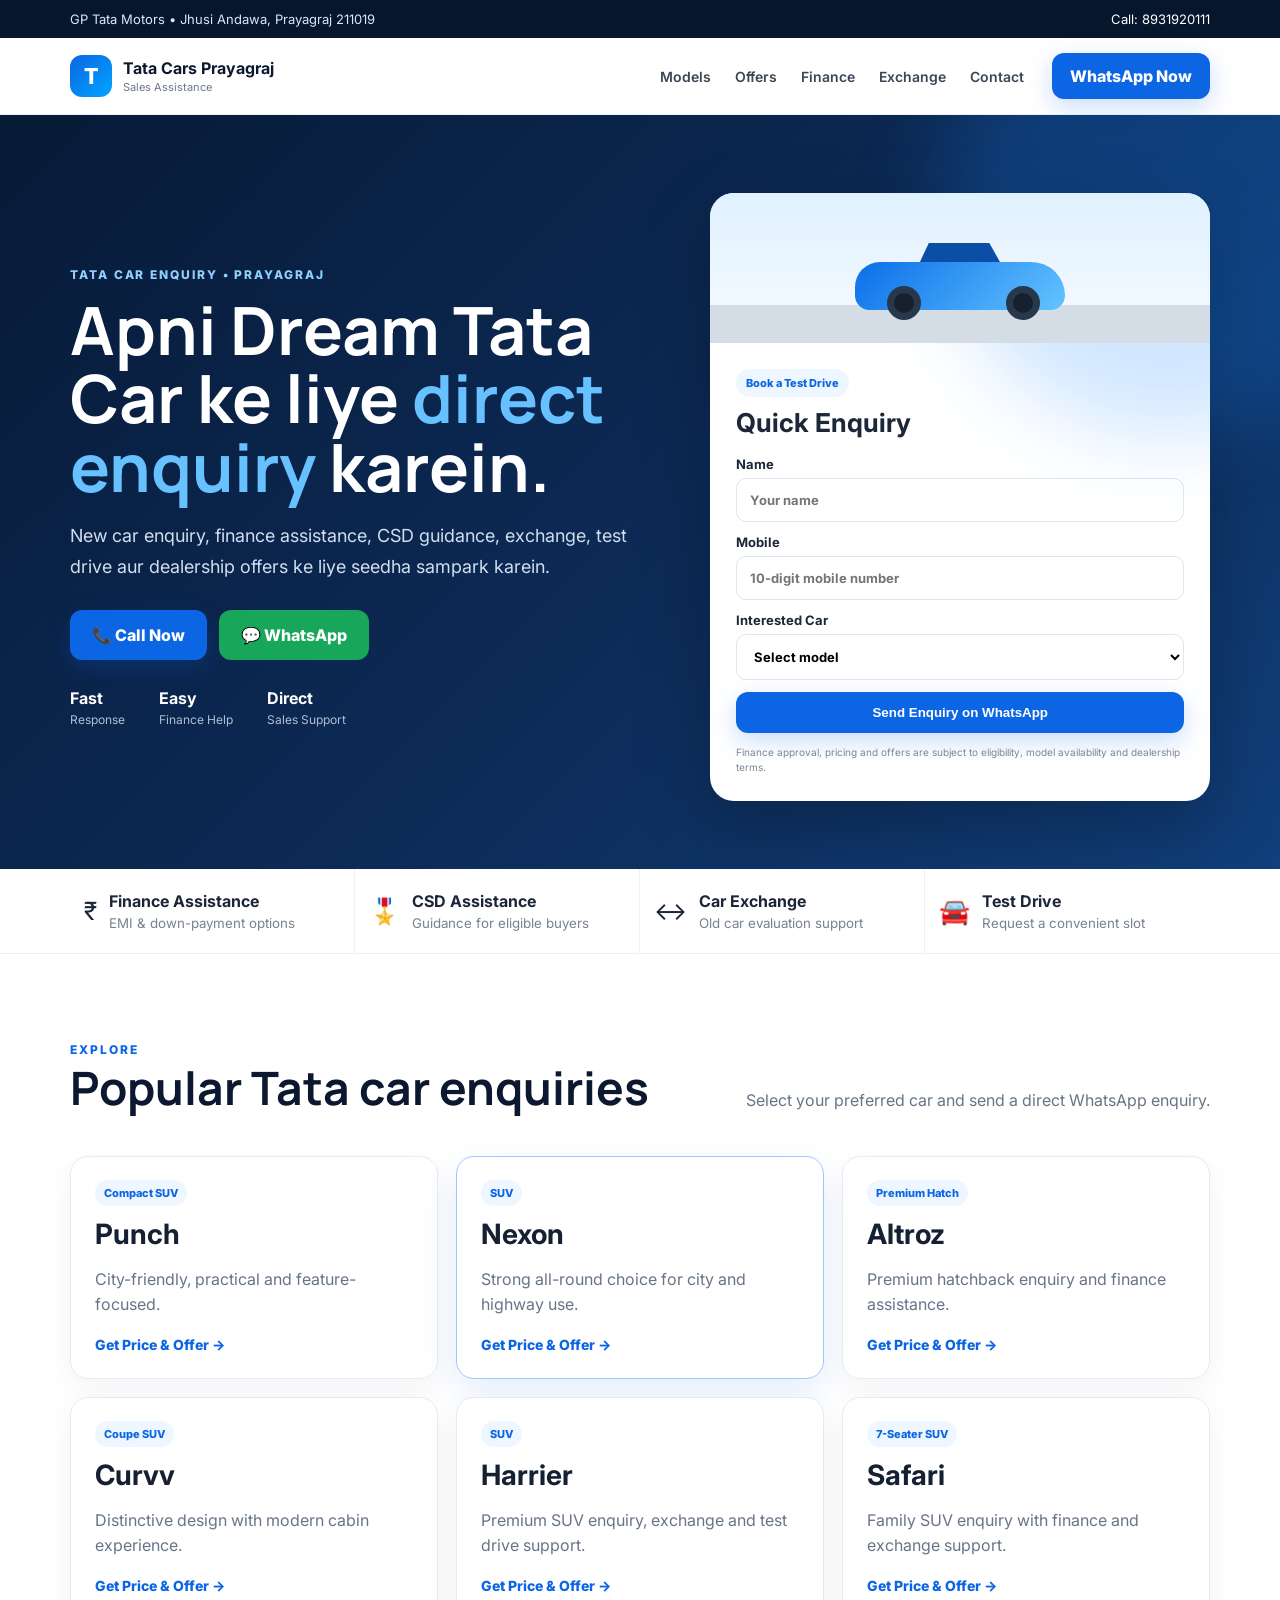
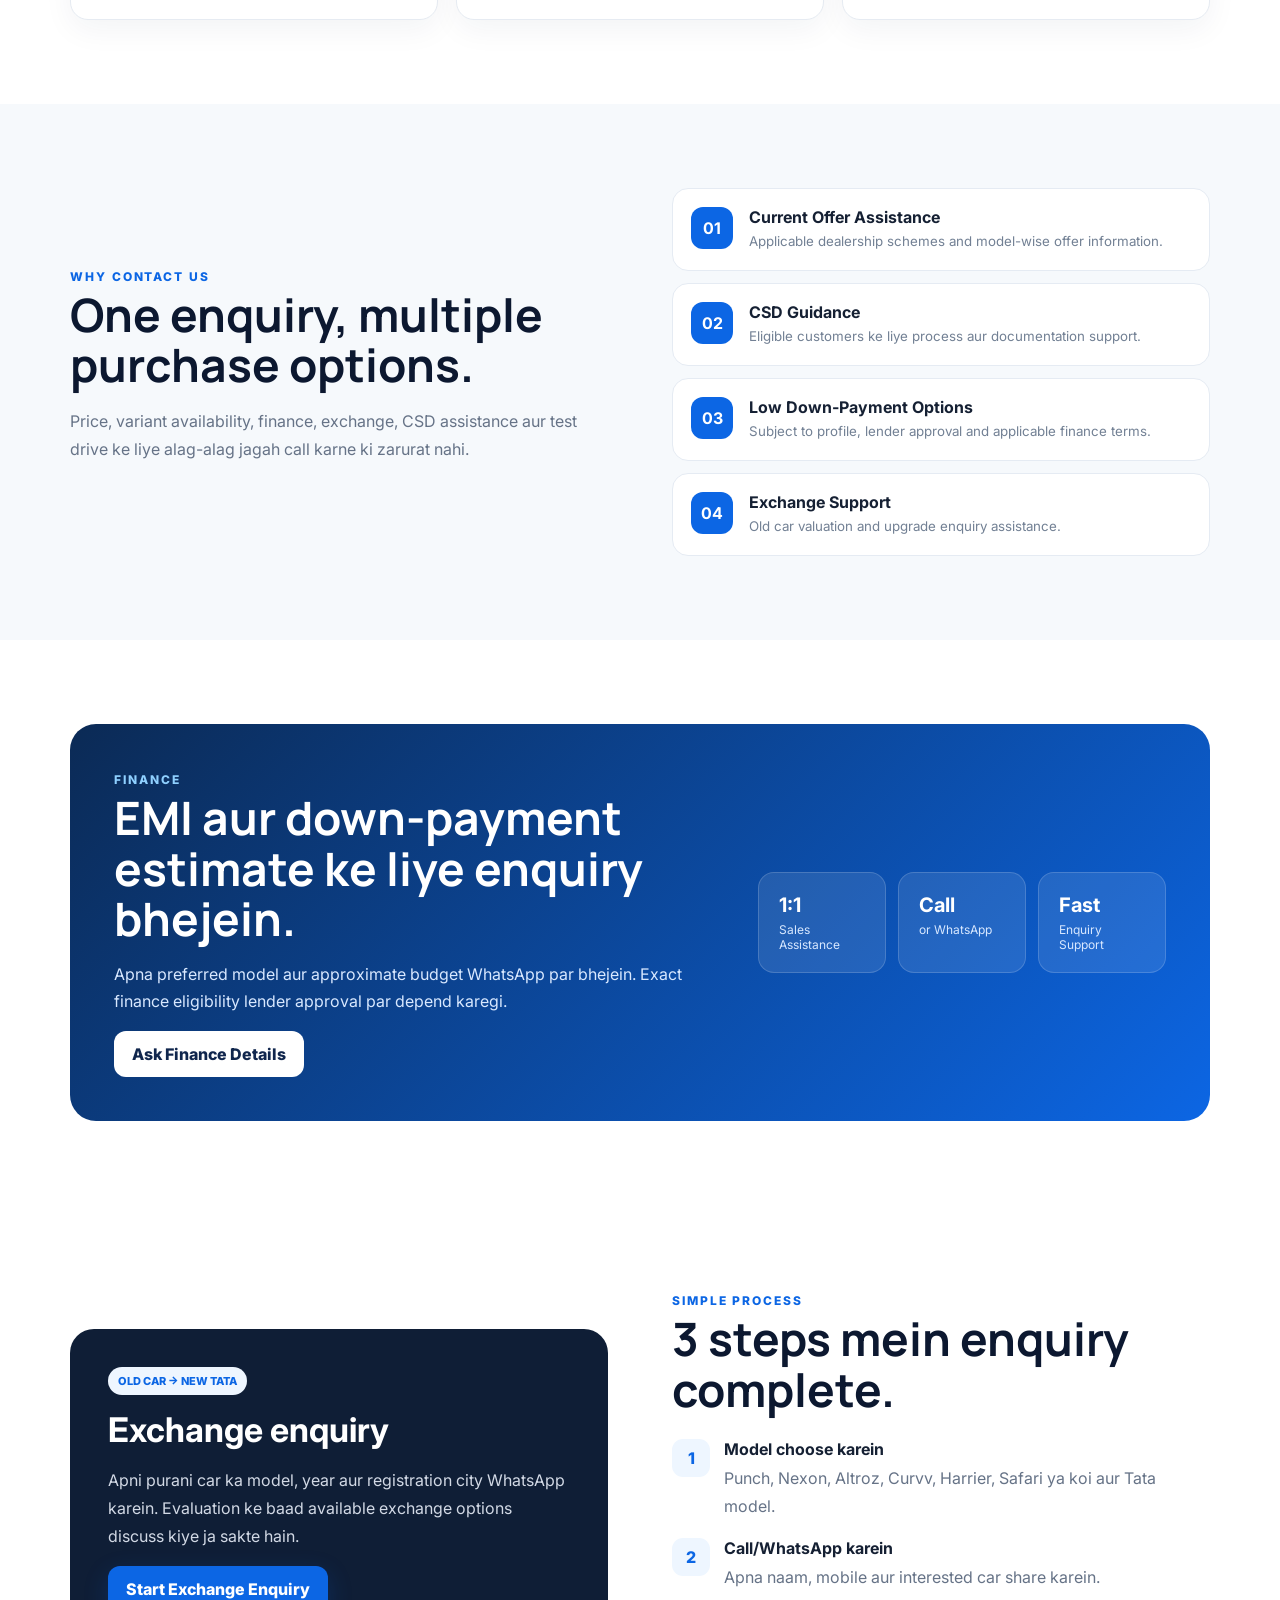
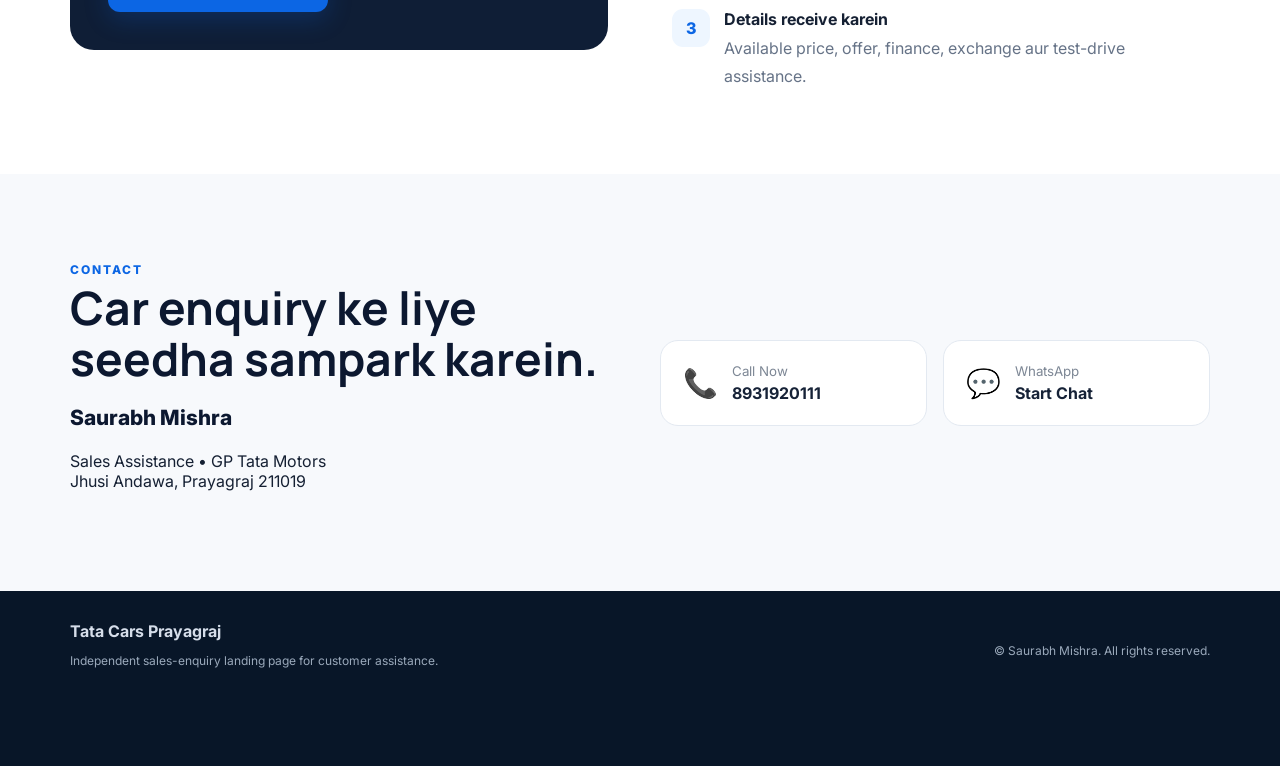
<file: index(1).html>
<!doctype html>
<html lang="en">
<head>
  <meta charset="utf-8" />
  <meta name="viewport" content="width=device-width,initial-scale=1" />
  <title>Tata Cars Prayagraj | Offers, Finance, Test Drive & Exchange</title>
  <meta name="description" content="Tata car enquiry in Prayagraj. Get assistance for new Tata cars, finance, CSD, exchange, test drive and current dealership offers. Call or WhatsApp Saurabh Mishra." />
  <meta name="theme-color" content="#0a1f44" />
  <link rel="preconnect" href="https://fonts.googleapis.com">
  <link rel="preconnect" href="https://fonts.gstatic.com" crossorigin>
  <link href="https://fonts.googleapis.com/css2?family=Inter:wght@400;500;600;700;800&family=Manrope:wght@600;700;800&display=swap" rel="stylesheet">
  <link rel="stylesheet" href="style.css" />
</head>
<body>
  <div class="topbar">
    <div class="container topbar-inner">
      <span>GP Tata Motors • Jhusi Andawa, Prayagraj 211019</span>
      <a href="tel:+918931920111">Call: 8931920111</a>
    </div>
  </div>

  <header class="site-header">
    <div class="container nav">
      <a class="brand" href="#home" aria-label="Home">
        <span class="logo-mark">T</span>
        <span><strong>Tata Cars Prayagraj</strong><small>Sales Assistance</small></span>
      </a>
      <nav class="desktop-nav">
        <a href="#models">Models</a>
        <a href="#offers">Offers</a>
        <a href="#finance">Finance</a>
        <a href="#exchange">Exchange</a>
        <a href="#contact">Contact</a>
      </nav>
      <a class="btn btn-primary desktop-cta" href="https://wa.me/918931920111?text=Hello%20Saurabh%20Ji%2C%20mujhe%20Tata%20car%20ke%20baare%20me%20details%20chahiye." target="_blank" rel="noopener">WhatsApp Now</a>
    </div>
  </header>

  <main>
    <section class="hero" id="home">
      <div class="hero-glow"></div>
      <div class="container hero-grid">
        <div class="hero-copy">
          <div class="eyebrow">TATA CAR ENQUIRY • PRAYAGRAJ</div>
          <h1>Apni Dream Tata Car ke liye <span>direct enquiry</span> karein.</h1>
          <p>New car enquiry, finance assistance, CSD guidance, exchange, test drive aur dealership offers ke liye seedha sampark karein.</p>

          <div class="hero-actions">
            <a class="btn btn-primary btn-lg" href="tel:+918931920111">📞 Call Now</a>
            <a class="btn btn-whatsapp btn-lg" href="https://wa.me/918931920111?text=Hello%20Saurabh%20Ji%2C%20mujhe%20Tata%20car%20ki%20price%20aur%20offer%20details%20chahiye." target="_blank" rel="noopener">💬 WhatsApp</a>
          </div>

          <div class="trust-row">
            <div><strong>Fast</strong><span>Response</span></div>
            <div><strong>Easy</strong><span>Finance Help</span></div>
            <div><strong>Direct</strong><span>Sales Support</span></div>
          </div>
        </div>

        <div class="hero-card">
          <div class="car-visual" aria-hidden="true">
            <div class="road"></div>
            <div class="car">
              <div class="car-top"></div>
              <div class="car-body"></div>
              <span class="wheel w1"></span>
              <span class="wheel w2"></span>
            </div>
          </div>
          <div class="hero-card-content">
            <span class="pill">Book a Test Drive</span>
            <h3>Quick Enquiry</h3>
            <form id="leadForm">
              <label>Name
                <input id="name" type="text" placeholder="Your name" required>
              </label>
              <label>Mobile
                <input id="mobile" type="tel" inputmode="numeric" placeholder="10-digit mobile number" pattern="[0-9]{10}" required>
              </label>
              <label>Interested Car
                <select id="carModel" required>
                  <option value="">Select model</option>
                  <option>Punch</option>
                  <option>Nexon</option>
                  <option>Tiago</option>
                  <option>Tigor</option>
                  <option>Altroz</option>
                  <option>Curvv</option>
                  <option>Harrier</option>
                  <option>Safari</option>
                  <option>EV / Other Tata Model</option>
                </select>
              </label>
              <button class="btn btn-primary btn-block" type="submit">Send Enquiry on WhatsApp</button>
            </form>
            <p class="micro">Finance approval, pricing and offers are subject to eligibility, model availability and dealership terms.</p>
          </div>
        </div>
      </div>
    </section>

    <section class="quick-strip">
      <div class="container quick-grid">
        <a href="#finance"><span>₹</span><div><strong>Finance Assistance</strong><small>EMI & down-payment options</small></div></a>
        <a href="#offers"><span>🎖️</span><div><strong>CSD Assistance</strong><small>Guidance for eligible buyers</small></div></a>
        <a href="#exchange"><span>↔</span><div><strong>Car Exchange</strong><small>Old car evaluation support</small></div></a>
        <a href="#contact"><span>🚘</span><div><strong>Test Drive</strong><small>Request a convenient slot</small></div></a>
      </div>
    </section>

    <section class="section" id="models">
      <div class="container">
        <div class="section-head">
          <div>
            <span class="eyebrow dark">EXPLORE</span>
            <h2>Popular Tata car enquiries</h2>
          </div>
          <p>Select your preferred car and send a direct WhatsApp enquiry.</p>
        </div>

        <div class="cards">
          <article class="model-card"><span class="model-tag">Compact SUV</span><h3>Punch</h3><p>City-friendly, practical and feature-focused.</p><a href="#" data-model="Punch" class="model-link">Get Price & Offer →</a></article>
          <article class="model-card featured"><span class="model-tag">SUV</span><h3>Nexon</h3><p>Strong all-round choice for city and highway use.</p><a href="#" data-model="Nexon" class="model-link">Get Price & Offer →</a></article>
          <article class="model-card"><span class="model-tag">Premium Hatch</span><h3>Altroz</h3><p>Premium hatchback enquiry and finance assistance.</p><a href="#" data-model="Altroz" class="model-link">Get Price & Offer →</a></article>
          <article class="model-card"><span class="model-tag">Coupe SUV</span><h3>Curvv</h3><p>Distinctive design with modern cabin experience.</p><a href="#" data-model="Curvv" class="model-link">Get Price & Offer →</a></article>
          <article class="model-card"><span class="model-tag">SUV</span><h3>Harrier</h3><p>Premium SUV enquiry, exchange and test drive support.</p><a href="#" data-model="Harrier" class="model-link">Get Price & Offer →</a></article>
          <article class="model-card"><span class="model-tag">7-Seater SUV</span><h3>Safari</h3><p>Family SUV enquiry with finance and exchange support.</p><a href="#" data-model="Safari" class="model-link">Get Price & Offer →</a></article>
        </div>
      </div>
    </section>

    <section class="section alt" id="offers">
      <div class="container split">
        <div>
          <span class="eyebrow dark">WHY CONTACT US</span>
          <h2>One enquiry, multiple purchase options.</h2>
          <p>Price, variant availability, finance, exchange, CSD assistance aur test drive ke liye alag-alag jagah call karne ki zarurat nahi.</p>
        </div>
        <div class="benefit-list">
          <div><b>01</b><span><strong>Current Offer Assistance</strong><small>Applicable dealership schemes and model-wise offer information.</small></span></div>
          <div><b>02</b><span><strong>CSD Guidance</strong><small>Eligible customers ke liye process aur documentation support.</small></span></div>
          <div><b>03</b><span><strong>Low Down-Payment Options</strong><small>Subject to profile, lender approval and applicable finance terms.</small></span></div>
          <div><b>04</b><span><strong>Exchange Support</strong><small>Old car valuation and upgrade enquiry assistance.</small></span></div>
        </div>
      </div>
    </section>

    <section class="section" id="finance">
      <div class="container finance-card">
        <div>
          <span class="eyebrow">FINANCE</span>
          <h2>EMI aur down-payment estimate ke liye enquiry bhejein.</h2>
          <p>Apna preferred model aur approximate budget WhatsApp par bhejein. Exact finance eligibility lender approval par depend karegi.</p>
          <a class="btn btn-light" href="https://wa.me/918931920111?text=Hello%20Saurabh%20Ji%2C%20mujhe%20Tata%20car%20finance%2FEMI%20details%20chahiye." target="_blank" rel="noopener">Ask Finance Details</a>
        </div>
        <div class="stats">
          <div><strong>1:1</strong><span>Sales Assistance</span></div>
          <div><strong>Call</strong><span>or WhatsApp</span></div>
          <div><strong>Fast</strong><span>Enquiry Support</span></div>
        </div>
      </div>
    </section>

    <section class="section" id="exchange">
      <div class="container split">
        <div class="exchange-card">
          <span class="badge">OLD CAR → NEW TATA</span>
          <h3>Exchange enquiry</h3>
          <p>Apni purani car ka model, year aur registration city WhatsApp karein. Evaluation ke baad available exchange options discuss kiye ja sakte hain.</p>
          <a class="btn btn-primary" href="https://wa.me/918931920111?text=Hello%20Saurabh%20Ji%2C%20mujhe%20old%20car%20exchange%20karke%20Tata%20car%20leni%20hai." target="_blank" rel="noopener">Start Exchange Enquiry</a>
        </div>
        <div>
          <span class="eyebrow dark">SIMPLE PROCESS</span>
          <h2>3 steps mein enquiry complete.</h2>
          <ol class="steps">
            <li><span>1</span><div><strong>Model choose karein</strong><p>Punch, Nexon, Altroz, Curvv, Harrier, Safari ya koi aur Tata model.</p></div></li>
            <li><span>2</span><div><strong>Call/WhatsApp karein</strong><p>Apna naam, mobile aur interested car share karein.</p></div></li>
            <li><span>3</span><div><strong>Details receive karein</strong><p>Available price, offer, finance, exchange aur test-drive assistance.</p></div></li>
          </ol>
        </div>
      </div>
    </section>

    <section class="section contact-section" id="contact">
      <div class="container contact-grid">
        <div>
          <span class="eyebrow dark">CONTACT</span>
          <h2>Car enquiry ke liye seedha sampark karein.</h2>
          <p class="contact-name">Saurabh Mishra</p>
          <p>Sales Assistance • GP Tata Motors<br>Jhusi Andawa, Prayagraj 211019</p>
        </div>
        <div class="contact-actions">
          <a class="contact-tile" href="tel:+918931920111"><span>📞</span><div><small>Call Now</small><strong>8931920111</strong></div></a>
          <a class="contact-tile" href="https://wa.me/918931920111?text=Hello%20Saurabh%20Ji%2C%20mujhe%20Tata%20car%20enquiry%20karni%20hai." target="_blank" rel="noopener"><span>💬</span><div><small>WhatsApp</small><strong>Start Chat</strong></div></a>
        </div>
      </div>
    </section>
  </main>

  <footer>
    <div class="container footer-inner">
      <div>
        <strong>Tata Cars Prayagraj</strong>
        <p>Independent sales-enquiry landing page for customer assistance.</p>
      </div>
      <p>© <span id="year"></span> Saurabh Mishra. All rights reserved.</p>
    </div>
  </footer>

  <div class="mobile-bar">
    <a href="tel:+918931920111">📞 Call</a>
    <a href="https://wa.me/918931920111?text=Hello%20Saurabh%20Ji%2C%20mujhe%20Tata%20car%20ki%20details%20chahiye." target="_blank" rel="noopener">💬 WhatsApp</a>
  </div>

  <script src="script.js"></script>
</body>
</html>
</file>
<file: style.css>
*{box-sizing:border-box}html{scroll-behavior:smooth}body{margin:0;font-family:Inter,system-ui,sans-serif;color:#152033;background:#fff}.container{width:min(1140px,92%);margin:auto}.topbar{background:#06162d;color:#dce7f6;font-size:13px}.topbar-inner{min-height:38px;display:flex;align-items:center;justify-content:space-between;gap:16px}.topbar a{color:#fff;text-decoration:none}.site-header{position:sticky;top:0;z-index:20;background:rgba(255,255,255,.94);backdrop-filter:blur(12px);border-bottom:1px solid #edf1f6}.nav{min-height:76px;display:flex;align-items:center;gap:28px}.brand{display:flex;align-items:center;gap:11px;text-decoration:none;color:#0b1830;margin-right:auto}.brand small{display:block;font-size:11px;color:#6d7889;margin-top:2px}.logo-mark{display:grid;place-items:center;width:42px;height:42px;border-radius:12px;background:linear-gradient(135deg,#0c66e4,#00a4ff);color:#fff;font-weight:800;font-size:22px}.desktop-nav{display:flex;gap:24px}.desktop-nav a{color:#3b4657;text-decoration:none;font-size:14px;font-weight:600}.btn{display:inline-flex;align-items:center;justify-content:center;text-decoration:none;border:0;border-radius:12px;padding:13px 18px;font-weight:800;cursor:pointer;transition:.2s}.btn:hover{transform:translateY(-1px)}.btn-primary{background:#0c66e4;color:#fff;box-shadow:0 8px 24px rgba(12,102,228,.22)}.btn-whatsapp{background:#17a65a;color:#fff}.btn-light{background:#fff;color:#10264d}.btn-lg{padding:15px 22px}.btn-block{width:100%}.hero{position:relative;overflow:hidden;background:linear-gradient(135deg,#071a37 0%,#0d2c59 58%,#103f7b 100%);color:#fff;padding:78px 0 68px}.hero-glow{position:absolute;width:460px;height:460px;border-radius:50%;background:rgba(27,137,255,.20);filter:blur(40px);right:-120px;top:-140px}.hero-grid{display:grid;grid-template-columns:1.08fr .92fr;gap:54px;align-items:center}.eyebrow{font-size:12px;letter-spacing:.16em;font-weight:800;color:#8fd0ff;margin-bottom:14px}.eyebrow.dark{color:#0c66e4}.hero h1{font-family:Manrope,sans-serif;font-size:clamp(42px,5.2vw,68px);line-height:1.03;margin:0 0 20px;max-width:720px}.hero h1 span{color:#68c1ff}.hero-copy>p{font-size:18px;line-height:1.7;color:#d2def0;max-width:660px}.hero-actions{display:flex;gap:12px;flex-wrap:wrap;margin:28px 0}.trust-row{display:flex;gap:34px;margin-top:26px}.trust-row div{display:flex;flex-direction:column}.trust-row strong{font-size:16px}.trust-row span{font-size:12px;color:#aebed4;margin-top:4px}.hero-card{background:#fff;color:#1c2738;border-radius:24px;overflow:hidden;box-shadow:0 26px 70px rgba(0,0,0,.25)}.car-visual{height:150px;background:linear-gradient(180deg,#dff1ff,#f8fbff);position:relative;overflow:hidden}.road{position:absolute;left:0;right:0;bottom:0;height:38px;background:#d4dce6}.car{position:absolute;left:50%;bottom:23px;transform:translateX(-50%);width:230px;height:78px}.car-body{position:absolute;left:10px;right:10px;bottom:10px;height:48px;border-radius:26px 35px 15px 15px;background:linear-gradient(135deg,#0b6ee8,#63c4ff)}.car-top{position:absolute;left:62px;top:1px;width:108px;height:46px;background:#0a4ea5;clip-path:polygon(20% 0,76% 0,100% 100%,0 100%);border-radius:18px 18px 0 0}.wheel{position:absolute;width:34px;height:34px;border-radius:50%;background:#17202e;border:7px solid #29374b;bottom:0}.w1{left:42px}.w2{right:35px}.hero-card-content{padding:26px}.pill,.badge{display:inline-block;background:#eef6ff;color:#0c66e4;border-radius:999px;padding:7px 10px;font-size:11px;font-weight:800}.hero-card h3{font-size:26px;margin:10px 0 18px}.hero-card label{display:block;font-size:13px;font-weight:700;margin:12px 0}.hero-card input,.hero-card select{width:100%;margin-top:6px;padding:13px;border:1px solid #dfe6ef;border-radius:10px;font:inherit;background:#fff}.micro{font-size:10px;color:#7d8794;line-height:1.5;margin:12px 0 0}.quick-strip{background:#fff;border-bottom:1px solid #edf1f6}.quick-grid{display:grid;grid-template-columns:repeat(4,1fr)}.quick-grid>a{display:flex;align-items:center;gap:12px;padding:22px 14px;text-decoration:none;color:#1b2637;border-right:1px solid #edf1f6}.quick-grid>a:last-child{border-right:0}.quick-grid>a>span{font-size:25px}.quick-grid strong,.quick-grid small{display:block}.quick-grid small{color:#778293;margin-top:4px}.section{padding:84px 0}.section.alt{background:#f6f9fc}.section-head{display:flex;justify-content:space-between;gap:40px;align-items:end;margin-bottom:30px}.section h2{font-family:Manrope,sans-serif;font-size:clamp(30px,4vw,46px);line-height:1.1;margin:5px 0 12px;color:#0c1830}.section-head p{max-width:480px;color:#687487}.cards{display:grid;grid-template-columns:repeat(3,1fr);gap:18px}.model-card{border:1px solid #e6ebf2;border-radius:18px;padding:24px;background:#fff;box-shadow:0 10px 30px rgba(20,40,70,.05)}.model-card.featured{border-color:#9ec8ff;box-shadow:0 14px 36px rgba(12,102,228,.11)}.model-tag{font-size:11px;font-weight:800;color:#0c66e4;background:#eef6ff;padding:6px 9px;border-radius:999px}.model-card h3{font-size:28px;margin:16px 0 8px}.model-card p{color:#687487;line-height:1.6}.model-link{color:#0c66e4;text-decoration:none;font-weight:800;font-size:14px}.split{display:grid;grid-template-columns:1fr 1fr;gap:64px;align-items:center}.split p{color:#667387;line-height:1.75}.benefit-list{display:grid;gap:12px}.benefit-list>div{display:flex;gap:16px;background:#fff;border:1px solid #e5ebf3;border-radius:16px;padding:18px}.benefit-list b{display:grid;place-items:center;min-width:42px;height:42px;border-radius:12px;background:#0c66e4;color:#fff}.benefit-list strong,.benefit-list small{display:block}.benefit-list small{color:#728094;line-height:1.5;margin-top:5px}.finance-card{background:linear-gradient(135deg,#0b2a55,#0c66e4);color:#fff;border-radius:26px;padding:44px;display:grid;grid-template-columns:1.2fr .8fr;gap:32px;align-items:center}.finance-card h2{color:#fff}.finance-card p{color:#d8e8ff;line-height:1.7}.stats{display:grid;grid-template-columns:repeat(3,1fr);gap:12px}.stats>div{background:rgba(255,255,255,.10);border:1px solid rgba(255,255,255,.16);border-radius:16px;padding:20px}.stats strong,.stats span{display:block}.stats strong{font-size:20px}.stats span{font-size:12px;color:#d8e8ff;margin-top:5px}.exchange-card{background:#0f1e36;color:#fff;border-radius:24px;padding:38px}.exchange-card h3{font-size:34px;margin:14px 0 12px}.exchange-card p{color:#d2d9e5}.steps{list-style:none;padding:0;margin:24px 0 0;display:grid;gap:18px}.steps li{display:flex;gap:14px}.steps li>span{display:grid;place-items:center;min-width:38px;height:38px;border-radius:11px;background:#eef6ff;color:#0c66e4;font-weight:800}.steps strong{display:block}.steps p{margin:5px 0 0}.contact-section{background:#f7f9fc}.contact-grid{display:grid;grid-template-columns:1fr 1fr;gap:40px;align-items:center}.contact-name{font-size:21px;font-weight:800;color:#0c1830!important}.contact-actions{display:grid;grid-template-columns:1fr 1fr;gap:16px}.contact-tile{display:flex;align-items:center;gap:14px;padding:22px;border-radius:18px;background:#fff;border:1px solid #e3e9f1;text-decoration:none;color:#162237}.contact-tile>span{font-size:28px}.contact-tile small,.contact-tile strong{display:block}.contact-tile small{color:#7d8795;margin-bottom:4px}footer{background:#081628;color:#d6deea;padding:30px 0 86px}.footer-inner{display:flex;justify-content:space-between;gap:30px;align-items:center}.footer-inner p{font-size:12px;color:#9aa9bb}.mobile-bar{display:none;position:fixed;left:0;right:0;bottom:0;z-index:30;background:#fff;border-top:1px solid #e3e8ef;padding:9px;gap:9px}.mobile-bar a{flex:1;text-align:center;text-decoration:none;color:#fff;background:#0c66e4;border-radius:10px;padding:12px;font-weight:800}.mobile-bar a:last-child{background:#17a65a}@media(max-width:900px){.desktop-nav,.desktop-cta{display:none}.hero-grid,.split,.contact-grid,.finance-card{grid-template-columns:1fr}.cards{grid-template-columns:1fr 1fr}.quick-grid{grid-template-columns:1fr 1fr}.stats{grid-template-columns:1fr 1fr 1fr}.section-head{align-items:start;flex-direction:column}.hero{padding-top:52px}}@media(max-width:620px){.topbar-inner{font-size:11px}.hero{padding:44px 0 48px}.hero h1{font-size:40px}.hero-copy>p{font-size:16px}.trust-row{gap:18px}.cards{grid-template-columns:1fr}.quick-grid{grid-template-columns:1fr 1fr}.quick-grid>a{padding:17px 9px;gap:8px}.quick-grid small{font-size:10px}.section{padding:62px 0}.split{gap:36px}.finance-card{padding:28px}.stats{grid-template-columns:1fr}.contact-actions{grid-template-columns:1fr}.footer-inner{align-items:flex-start;flex-direction:column}.mobile-bar{display:flex}}
</file>
